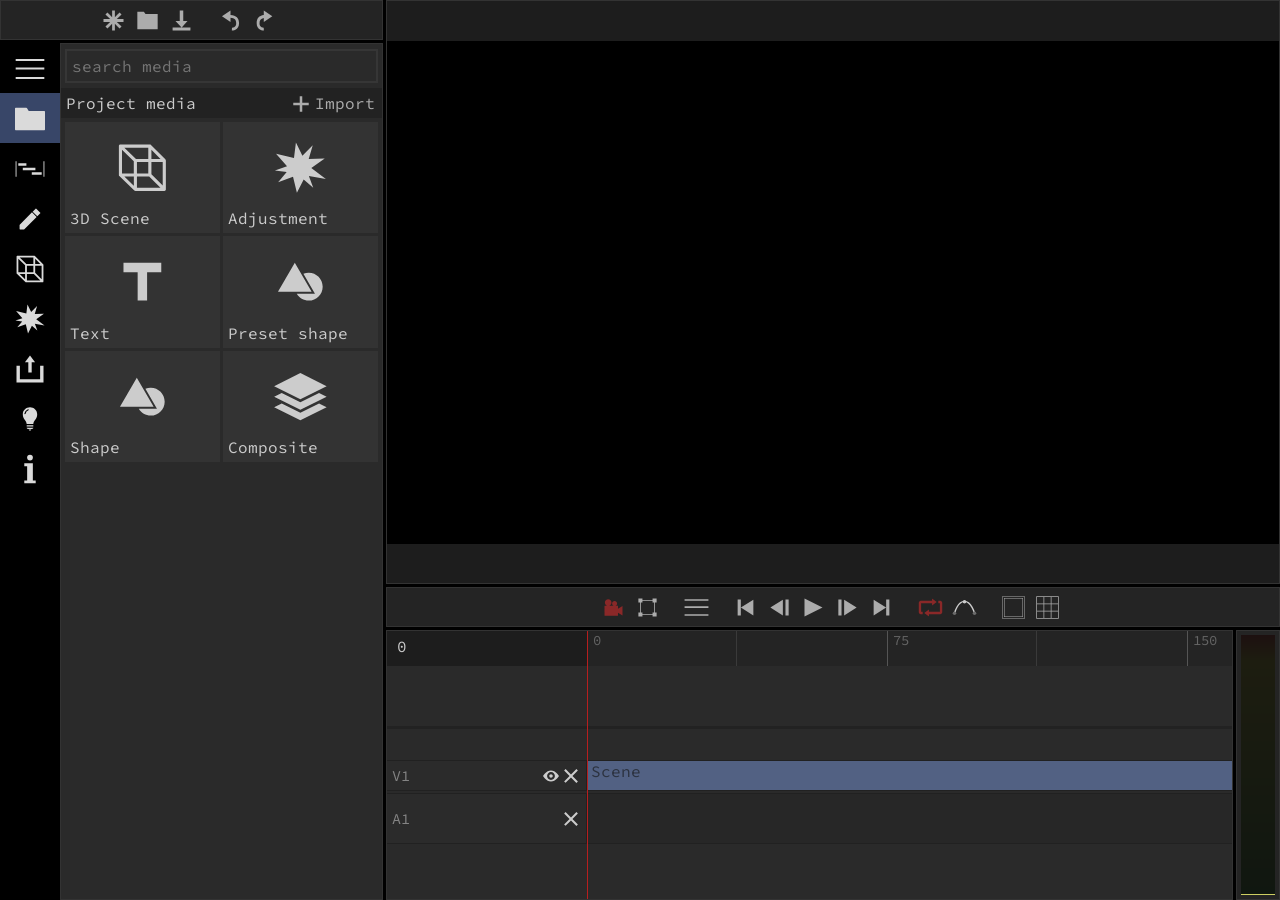
<file: index.html>
<!DOCTYPE html>
<html>

<head>
    <meta name="viewport" content="width=device-width, initial-scale=1">
    <meta charset="UTF-8">

    <script>
        // Phones get the touch editor (mobile.html). Add ?desktop to the URL
        // to stay on this layout anyway; tablets keep it by default.
        (function () {
            var q = location.search;
            var phone = window.matchMedia && matchMedia("(pointer: coarse)").matches && Math.min(screen.width, screen.height) < 600;
            if (phone && !/[?&]desktop(=|&|$)/.test(q)) location.replace("mobile.html" + q + location.hash);
        })();
    </script>

    <link rel="stylesheet" href="./pz.all-35.css" />
    <link rel="stylesheet" href="https://fonts.googleapis.com/css?family=Open+Sans|Source+Code+Pro">

    <script src="./three.r91.min.js"></script>

    <script>
        var PZ = {};

        PZ.stringHash = function (str) {
            var hash = 0;
            var chr;
            if (str.length === 0) return hash;
            for (var i = 0; i < str.length; i++) {
                chr = str.charCodeAt(i);
                hash = (hash << 5) - hash + chr;
                hash |= 0; // Convert to 32bit integer
            }
            return hash;
        };

        // PZ.apiOrigin = "https://api.panzoid.com";
        // PZ.blobOrigin = "https://blob.panzoid.com";
        PZ.apiOrigin = "";
        PZ.blobOrigin = "";

        PZ.account = {
            //currentUser: undefined,
            //csrf: undefined,
            updatePromise: null,
        };

        PZ.account.getCurrent = async function () { return null; };

        PZ.api = async function (url, op, body) {};

        PZ.ui = PZ.ui || {};
        PZ.ui.ads = {};

        PZ.ui.ads.init = async function () {};

        PZ.ui.ads.show = async function (unit, elementID) {};
    </script>
</head>

<body>
    <style>
        /* scrollbars */
        
        ::-webkit-scrollbar {
            width: 12px;
            height: 12px;
        }
        
        ::-webkit-scrollbar-button {
            display: none;
        }
        
        ::-webkit-scrollbar-track {
            background-color: #222;
        }
        
        ::-webkit-scrollbar-track-piece {
            background-color: #222;
        }
        
        ::-webkit-scrollbar-thumb {
            background-color: #555;
            /*border: 2px solid #222;*/
        }

        ::-webkit-scrollbar-corner {
            background-color: transparent;
        }
    </style>

    <div id="panecontainer">
        <div id="editorpane">
            <div id="controls"></div>
            <div id="elevator">
                <div id="elevatortabs"></div>
            </div>
        </div>

        <div id="previewpane">
            <canvas id="c_main"></canvas>
            <div id="previewtop">
                <div style="text-align: center;" id="Panzoid_tool_970x90_728x90_468x60_320x50_300x75"></div>
            </div>
            <div id="previewbottom"></div>
        </div>
    </div>

    <script src="./core-1.0.102.js"></script>
    <script src="./ui-1.0.72.js"></script>

    <script src="./agent.js"></script>

    <script src="./clipmaker-3.0.106.js"></script>

    <script>
      initTool();
    </script>
</body>

</html>
</file>
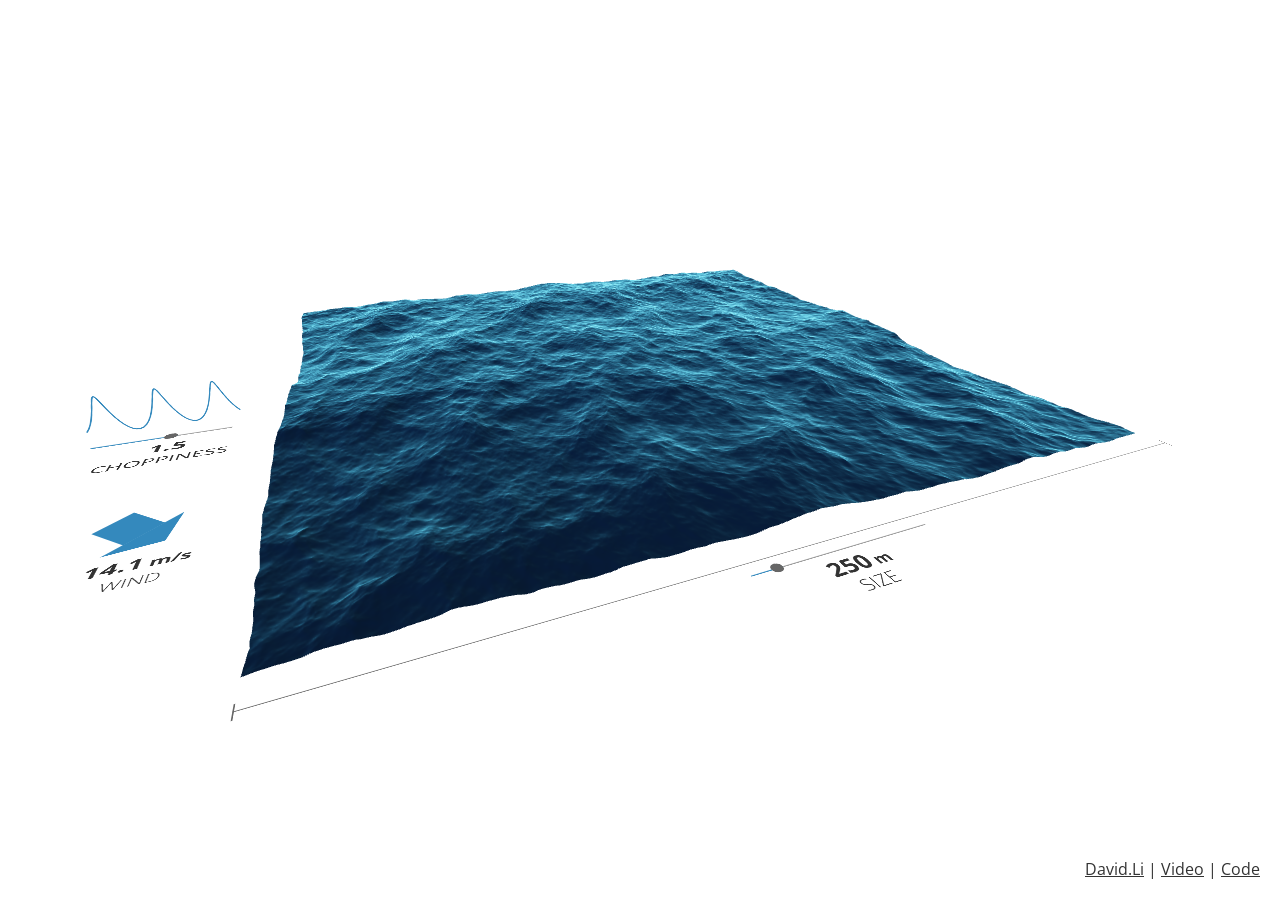
<file: NEWFEATURE IDEAS/new materials (custom shaders pretty much)/water waves/index.html>
<!DOCTYPE html>
<html>
    <head>
        <meta charset="utf-8">
        <title>Ocean Wave Simulation</title>

        <link href='http://fonts.googleapis.com/css?family=Open+Sans:400,300,600,700,800' rel='stylesheet' type='text/css'>
        <link href="waves.css" rel="stylesheet" type="text/css">
    </head>

    <body>
        <div id="overlay"></div>
        <div id="ui">
            <div id="camera">
                <canvas id="profile" width="350" height="105"></canvas>
                <div id="length"></div>
                <div id="end"></div>
                <div id="wind">
                    <span id="wind-speed"></span><span id="wind-unit"> m/s</span>
                    <div id="wind-label">WIND</div>
                </div>

                <div id="size">
                    <span id="size-value"></span><span id="size-unit"> m</span>
                </div>
                <div id="size-label">SIZE</div>
                <div id="choppiness"></div>
                <div id="choppiness-label">CHOPPINESS</div>
            </div>
        </div>
        <canvas id="simulator"></canvas>

        <div id="error">Your browser does not appear to support the required technologies. You can still view this on <a href="http://youtu.be/IrUehq6vJss">YouTube</a>.</div>

        <div id="footer"><a href="http://david.li">David.Li</a> | <a href="http://youtu.be/IrUehq6vJss">Video</a> | <a href="https://github.com/dli/waves">Code</a></div>

        <script src="shared.js"></script>
        <script src="simulation.js"></script>
        <script src="ui.js"></script>
        <script src="waves.js"></script>
    </body>
</html>
</file>
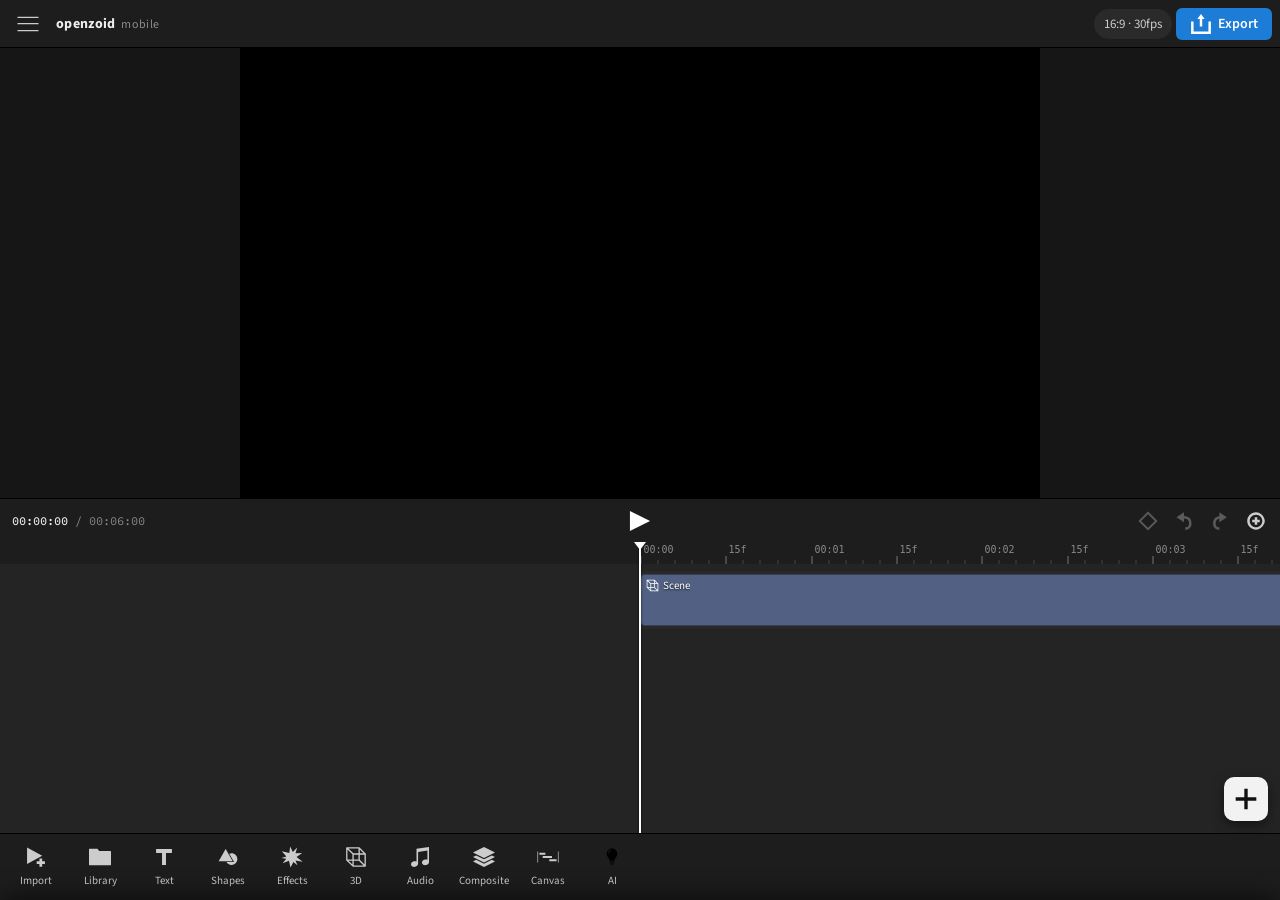
<file: mobile.html>
<!DOCTYPE html>
<html lang="en">

<head>
    <meta charset="UTF-8">
    <meta name="viewport" content="width=device-width, initial-scale=1, maximum-scale=1, user-scalable=no, viewport-fit=cover">
    <meta name="theme-color" content="#1d1d1d">
    <meta name="mobile-web-app-capable" content="yes">
    <meta name="apple-mobile-web-app-capable" content="yes">
    <meta name="apple-mobile-web-app-status-bar-style" content="black">
    <meta name="apple-mobile-web-app-title" content="openzoid">
    <title>openzoid mobile</title>

    <link rel="manifest" href="./mobile/manifest.webmanifest">
    <link rel="icon" href="./favicon.ico">
    <link rel="apple-touch-icon" href="./mobile/icon-192.png">

    <link rel="stylesheet" href="./pz.all-35.css" />
    <link rel="stylesheet" href="https://fonts.googleapis.com/css?family=Open+Sans|Source+Code+Pro|Source+Sans+Pro:400,600,700">
    <link rel="stylesheet" href="./mobile/mobile.css" />

    <script src="./three.r91.min.js"></script>

    <script>
        var PZ = {};

        PZ.stringHash = function (str) {
            var hash = 0;
            var chr;
            if (str.length === 0) return hash;
            for (var i = 0; i < str.length; i++) {
                chr = str.charCodeAt(i);
                hash = (hash << 5) - hash + chr;
                hash |= 0; // Convert to 32bit integer
            }
            return hash;
        };

        PZ.apiOrigin = "";
        PZ.blobOrigin = "";

        PZ.account = {
            updatePromise: null,
        };

        PZ.account.getCurrent = async function () { return null; };

        PZ.api = async function (url, op, body) {};

        PZ.ui = PZ.ui || {};
        PZ.ui.ads = {};

        PZ.ui.ads.init = async function () {};

        PZ.ui.ads.show = async function (unit, elementID) {};
    </script>
</head>

<body>
    <script src="./core-1.0.102.js"></script>
    <script src="./ui-1.0.72.js"></script>

    <!-- Optional: the AI assistant. The editor works without it. -->
    <script src="./agent.js"></script>

    <script src="./mobile/mobile.js"></script>

    <script>
        PZM.start();
    </script>
</body>

</html>
</file>
<file: pz.all-35.css>
:focus {
    outline-color: #1c7cd6
}

body {
    margin: 0;
    top: 0;
    position: absolute;
    left: 0;
    right: 0;
    bottom: 0;
    background-color: #fff;
    font-family: 'Source Sans Pro', sans-serif;
    outline-color: #1862ab
}

div.header {
    width: 100%;
    background-color: #000;
    height: 50px;
    position: fixed;
    z-index: 9999
}

div.header>div,
div.inner {
    margin: auto;
    width: 94%;
    max-width: 1200px;
    position: relative
}

div.header a {
    display: inline-block
}

.button {
    display: inline-block;
    padding: 0 7px;
    background-color: #1862ab;
    color: #e9ecef !important;
    text-decoration: none;
    transition: background-color .4s;
    line-height: 30px
}

.button:hover {
    background-color: #1c7cd6
}

.text_button {
    color: #1862ab;
    text-decoration: none;
    transition: color .3s;
    display: inline-block
}

.text_button:hover {
    color: #1c7cd6
}

#header-left>:hover,
#header-user:hover {
    background-color: #222 !important
}

#header-menu {
    width: 50px;
    height: 50px;
    background-color: transparent;
    border: 0;
    padding: 0
}

#header-menu>img {
    width: 50px;
    height: 50px
}

#header-logo,
#header-logo>img {
    width: 158px;
    height: 50px
}

#header-user {
    border: 0;
    padding: 0;
    background: 0
}

#header-menunav {
    display: flex;
    flex-direction: column;
    flex-wrap: wrap;
    width: 94%;
    max-width: 250px;
    position: absolute;
    top: 50px;
    z-index: 10000;
    box-shadow: 0 0 20px rgba(0, 0, 0, .6);
    outline-color: transparent;
    background-color: #000
}

#header-menunav>a,
#header-usernav>a {
    height: 40px;
    color: #ddd;
    position: relative;
    background-color: #444;
    transition: background-color .1s
}

#header-menunav>a>span,
#header-usernav>a>span {
    display: inline-block;
    position: relative;
    line-height: 40px;
    padding-left: 20px;
    vertical-align: middle;
    height: 100%;
    width: 100%;
    box-sizing: border-box;
    background-color: rgba(0, 0, 0, .6);
    transition: background-color .25s
}

#header-menunav>a:hover>span,
#header-usernav>a:hover>span {
    text-decoration: underline;
    background-color: rgba(0, 0, 0, .4)
}

#header-usernav {
    display: flex;
    flex-direction: column;
    flex-wrap: wrap;
    width: 94%;
    max-width: 250px;
    position: absolute;
    top: 50px;
    right: 0;
    z-index: 10000;
    box-shadow: 0 0 20px rgba(0, 0, 0, .6);
    outline-color: transparent;
    background-color: #000
}

.avatar {
    background-color: #ced4da;
    vertical-align: middle;
    text-align: center;
    color: #f1f3f5;
    display: inline-block;
    overflow: hidden;
    border-radius: 50%
}

.avatar img {
    width: 100%;
    height: 100%;
    transition: opacity .2s;
    opacity: 0
}

.moderator {
    fill: #444;
    width: 18px;
    height: 18px;
    vertical-align: middle;
    margin-left: 5px
}

.subscriber {
    width: 20px;
    height: 20px;
    vertical-align: middle;
    border-radius: 50%;
    margin-right: 5px;
    margin-left: 5px;
    transition: filter .2s
}

.subscriber:hover {
    filter: drop-shadow(0 0 2px #000)
}

#page_title {
    display: none
}

a {
    color: #1862ab;
    text-decoration: none;
    transition: color .3s
}

a:hover {
    color: #1c7cd6
}

button {
    padding: 0;
    border: 0;
    background: 0 0;
    font: inherit
}

div.container {
    width: 100%;
    min-height: 150px;
    margin-bottom: 20px;
    position: absolute;
    top: 50px
}

div.footer {
    text-align: center;
    padding-top: 30px;
    height: 70px;
    color: #333
}

div.footer a {
    color: #333;
    padding: 3px;
    margin-right: 2px;
    text-decoration: none
}

div.footer a:hover {
    text-decoration: underline
}

div.columns {
    display: flex;
    justify-content: space-around;
    padding: 10px 0;
    flex-wrap: wrap
}

div.maincolumns {
    display: flex;
    justify-content: center;
    width: 90%;
    max-width: 1600px !important
}

div.flex-responsive {
    flex-direction: row
}

div.loading {
    width: 50px;
    height: 50px;
    margin: auto
}

div.loading>svg {
    animation: .6s linear infinite spin;
    width: 50px;
    height: 50px
}

@keyframes spin {
    0% {
        transform: rotate(0)
    }

    100% {
        transform: rotate(360deg)
    }
}

div.content-item {
    margin-top: 10px;
    padding: 10px;
    background-color: #f5f5f5;
    border: 3px solid #dadada;
    color: #1a1a1a
}

div.content-item img {
    float: left;
    margin-right: 10px;
    width: 300px;
    height: 169px;
    border: none
}

div.content-item a {
    font-size: 20px;
    color: #1b1b1b;
    text-decoration: none;
    font-weight: 700
}

div.content-item a:hover {
    text-decoration: underline
}

a.homeheading {
    font-size: 18px;
    margin: 15px 0;
    color: #212529;
    text-decoration: none;
    display: inline-block;
    font-weight: 700
}

a.homeheading:hover {
    text-decoration: underline
}

div.toolbar {
    width: 100%;
    background-color: #272727
}

div.toolbar>div {
    display: flex;
    justify-content: space-around;
    width: 100%;
    max-width: 1200px;
    margin: auto
}

a.tooltile {
    background-size: cover;
    background-position: center;
    display: inline-block;
    color: #dee2e6;
    height: 175px;
    width: 33.33%;
    font-size: 23px;
    box-sizing: border-box;
    padding: 10px;
    position: relative;
    text-decoration: none;
    text-shadow: #000 0 0 5px
}

@keyframes fadeIn {
    0% {
        opacity: 0
    }

    100% {
        opacity: 1
    }
}

a.tooltile>i {
    background-size: cover;
    background-position: center;
    width: 100%;
    height: 100%;
    display: block;
    position: absolute;
    left: 0;
    top: 0;
    animation: .5s fadeIn
}

a.tooltile>div {
    position: absolute;
    top: 0;
    right: 0;
    bottom: 0;
    left: 0;
    background: #1c1e20;
    opacity: 0;
    transition: opacity .2s
}

a.tooltile:hover>div {
    opacity: .3
}

a.tooltile>.tooldesc {
    font-size: 16px;
    display: none
}

a.tooltile:hover span {
    display: block
}

a.tooltile>span {
    display: block;
    position: relative;
    pointer-events: none
}

div.content-right {
    width: 500px;
    margin-top: 15px
}

div.content-left {
    flex-direction: column;
    width: 685px;
    margin-top: 15px
}

div.form {
    max-width: 600px
}

div.form span {
    width: 175px;
    display: inline-block
}

div.form input,
div.form select,
div.form textarea {
    border: 1px solid #ccc;
    width: 300px;
    padding: 5px;
    vertical-align: middle;
    margin-bottom: 3px
}

.templateheader {
    margin: 20px 0;
    display: flex;
    justify-content: space-between
}

.templateheader a {
    font-size: 32px;
    color: #000;
    text-decoration: none;
    font-weight: 700
}

.templateheader a:hover {
    text-decoration: underline
}

.templateheader input {
    padding: 5px;
    font-size: 18px;
    font-family: inherit;
    width: 250px;
    background-color: #f8f9fa;
    color: #495057;
    border: 2px solid #ced4da;
    border-radius: 3px;
    transition: border .4s
}

.templateheader input:active {
    border: 2px solid #adb5bd
}

.creation {
    display: block;
    position: relative
}

.creation:after {
    content: '';
    display: block;
    width: 100%;
    padding-bottom: 56.25%;
    background-color: #ced4da
}

.creation img {
    position: absolute;
    width: 100%;
    height: 100%;
    background-color: #ced4da;
    display: block;
    margin-bottom: 3px;
    transition: opacity .2s;
    opacity: 0
}

div.creations {
    display: flex;
    flex-wrap: wrap;
    justify-content: center
}

div.creationItem {
    margin: 0 3px 20px;
    width: 330px;
    word-break: break-word;
    min-width: 250px;
    max-width: 330px;
    flex-basis: 32%;
    flex-grow: 1
}

a.creationTitle {
    color: #000;
    font-size: 20px;
    margin-bottom: 3px;
    display: block
}

a.creationUser {
    font-size: 16px;
    color: #333
}

div.creations a:hover {
    color: #1c7cd6
}

.more {
    margin: 10px auto auto;
    display: block;
    text-decoration: none;
    color: #1862ab !important;
    padding: 8px 0;
    width: 200px;
    text-align: center;
    font-weight: 700
}

.more:hover {
    text-decoration: underline
}

div.paginator {
    margin-top: 15px;
    font-size: 20px;
    text-align: center;
    color: #495057
}

div.paginator a {
    padding: 5px;
    text-decoration: none;
    display: inline-block;
    margin-bottom: 5px;
    color: #495057;
    background-color: #e9ecef;
    border: 2px solid #ced4da;
    border-radius: 3px;
    transition: border .4s
}

div.paginator a:hover {
    text-decoration: underline;
    border: 2px solid #adb5bd
}

@media (max-width:600px) {
    a.tooltile {
        width: 100%
    }

    div.flex-responsive {
        flex-direction: column;
        justify-content: center
    }

    div.maincolumns {
        flex-direction: column-reverse
    }
}

#editor {
    position: fixed;
    bottom: 0;
    left: 0;
    right: 0;
    transform: translateY(100%);
    overflow: hidden;
    transition: transform .4s;
    height: 40%;
    max-height: 400px;
    max-width: 1200px;
    margin: auto;
    background-color: #dee2e6;
    box-shadow: 0 0 25px 0 #aaa;
    border-top: 8px solid #1862ab;
    padding: 5px;
    box-sizing: border-box
}

#editor.visible {
    transform: translateY(0)
}

#editor_newtopic {
    line-height: 30px;
    display: block
}

#editor_title {
    padding: 4px;
    border: 1px solid #ced4da;
    margin: 0 5px 0 0;
    vertical-align: top;
    box-sizing: border-box;
    width: 50%;
    font-size: 16px;
    font-family: inherit
}

#editor_content {
    width: 100%;
    font-size: 16px;
    font-family: inherit;
    padding: 10px;
    box-sizing: border-box;
    border: 1px solid #ced4da;
    resize: none;
    position: absolute;
    top: 40px;
    bottom: 75px;
    outline: 0
}

#editor_content:focus {
    border-color: #1862ab
}

#editor_message {
    line-height: 30px;
    position: absolute;
    bottom: 45px;
    display: none;
    color: #c92a2a
}

hr {
    border: 0;
    border-bottom: 1px solid #eee
}

.controls {
    line-height: 40px;
    display: flex;
    justify-content: space-between;
    margin: 15px 0
}

.sections {
    display: inline-block
}

.sections a {
    display: inline-block;
    padding: 0 6px;
    color: #000;
    text-decoration: none;
    transition: background-color .25s;
    margin-right: 5px;
    text-transform: capitalize
}

.sections a>input {
    background-color: transparent;
    border: 0;
    outline: 0;
    font-family: inherit;
    font-size: 15px;
    width: 0;
    transition: width .25s;
    margin: 0
}

.sections a.active {
    background-color: #f1f3f5
}

.sections a:hover {
    border-bottom: 3px solid #444
}

.sections a.selected {
    border-bottom: 3px solid #1862ab;
    font-weight: 700
}

.sections a.selected>input {
    width: 200px;
    margin-left: 6px
}

.sections svg {
    width: 16px;
    fill: #333;
    height: 16px;
    vertical-align: middle
}

.catlist {
    list-style: none;
    position: fixed;
    background-color: #f1f3f5;
    border: 1px solid #cfd5db;
    margin: 0;
    padding: 0
}

.catlist li {
    padding: 5px;
    cursor: default;
    line-height: 20px
}

.catlist li.active {
    background-color: #ced4da
}

.actiondd {
    list-style: none;
    position: fixed;
    background-color: #f1f3f5;
    border: 1px solid #cfd5db;
    margin: 0;
    padding: 0;
    max-width: 400px;
    box-shadow: 0 0 5px #868e96
}

.actiondd li {
    padding: 5px;
    cursor: default;
    line-height: 20px
}

.actiondd li.active {
    background-color: #ced4da
}

span.category {
    display: inline-block;
    width: 10px;
    height: 10px;
    margin-right: 3px;
    vertical-align: inherit
}

button.cat {
    background-color: #f1f3f5;
    border: 1px solid #ced4da;
    padding: 0 10px;
    display: inline-block;
    color: #343a40;
    text-decoration: none;
    margin-right: 5px
}

#discussion_title {
    padding: 10px 0;
    border-bottom: 1px solid #eee;
    max-width: 1200px;
    margin: auto;
    position: sticky;
    top: 50px;
    background-color: rgba(255, 255, 255, .9)
}

div.post {
    display: flex;
    flex-direction: row;
    padding: 10px 0;
    border-bottom: 1px solid #eee;
    font-size: 17px
}

div.post:hover button>svg {
    fill: #444
}

div.post:focus-within button>svg {
    fill: #444
}

div.firstpost {
    border-top: 1px solid #ddd
}

div.post_avatar {
    margin-right: 15px
}

div.post_info {
    margin-bottom: 5px;
    display: flex;
    flex-direction: row;
    justify-content: space-between;
    color: #000
}

div.post_info span {
    color: #666
}

div.post_message {
    margin-bottom: 10px;
    font-family: 'Source Sans Pro', sans-serif;
    word-wrap: break-word
}

div.post_message pre {
    overflow: auto
}

div.post_message p {
    margin: 5px 0
}

div.post_message img {
    max-width: 100%
}

div.post_likes {
    text-align: right;
    line-height: 40px
}

div.post_controls {
    height: 30px;
    display: flex;
    justify-content: flex-end
}

div.post_controls button {
    padding: 7px;
    display: inline-block;
    cursor: default;
    font-size: 16px;
    color: #444;
    margin-left: 5px;
    line-height: 16px
}

div.post_controls button:first-child {
    margin-left: 0
}

div.post_controls button.liked>svg {
    fill: #d6336c
}

div.post_controls button:hover {
    background-color: #eee
}

div.post_controls svg {
    height: 16px;
    width: 16px;
    fill: #eee;
    transition: fill .4s
}

div.post_controls span {
    vertical-align: top;
    margin-left: 8px
}

div.emptymessage {
    line-height: 50px;
    color: #495057
}

div.creation_controls svg {
    fill: #444
}

.noselect {
    -webkit-user-select: none;
    -khtml-user-select: none;
    -moz-user-select: none;
    -ms-user-select: none;
    user-select: none
}

.editorwindow {
    position: absolute;
    top: 0;
    bottom: 0;
    left: 0;
    right: 0;
    overflow: hidden;
    background-color: #000;
    font-family: 'Source Code Pro', monospace;
    padding: 1px
}

.editorpanel {
    overflow: hidden;
    border: 1px solid #333;
    box-sizing: border-box;
    position: absolute;
    outline: 0;
    background-color: #2a2a2a
}

.editorpanel:focus {
    border-color: #384668
}

.editorpanel:focus-within {
    border-color: #384668
}

.keyselected {
    border-right: 50px solid rgba(0, 0, 0, .55) !important;
    box-sizing: border-box
}

.templateitem {
    display: block;
    margin: 20px auto auto;
    border: 2px solid #212121;
    cursor: pointer
}

.iconactive {
    fill: #a92424 !important
}

.media-title {
    width: 100%;
    padding: 5px;
    background-color: #222;
    color: #ccc;
    font-size: 16px;
    cursor: default;
    box-sizing: border-box
}

.media-list {
    padding: 4px;
    box-sizing: border-box;
    display: grid;
    grid-gap: 3px;
    overflow-y: auto;
    min-height: 100px;
    outline: 0
}

.media-item {
    padding: 5px;
    background-color: #333
}

.media-item.selected {
    background-color: #384668
}

.media-item-img {
    padding-bottom: 56.25%;
    height: 0;
    position: relative
}

.media-item-img>svg {
    fill: #ccc;
    box-sizing: border-box;
    width: 100%;
    height: 100%;
    padding: 10%;
    position: absolute
}

.media-item-img>img {
    width: 100%;
    height: 100%;
    position: absolute;
    object-fit: contain
}

.media-item-title {
    color: #ccc !important;
    width: 100%;
    overflow: hidden;
    white-space: nowrap;
    text-overflow: ellipsis
}

.elevator {
    position: absolute;
    top: 0;
    left: 0;
    bottom: 0;
    width: 60px;
    background-color: #000;
    transition: width 50ms;
    z-index: 2
}

.elevator.open {
    width: 300px;
    box-shadow: 5px 0 10px rgba(0, 0, 0, .5);
    transition: width .2s
}

.elevator a,
.elevator button {
    color: #dadada;
    width: 100%;
    display: block;
    font-size: 22px;
    cursor: default;
    overflow-x: hidden;
    white-space: nowrap;
    height: 50px;
    border: 2px solid transparent;
    box-sizing: border-box;
    outline: 0;
    text-align: left
}

.elevator a:hover,
.elevator button:hover {
    background-color: #222
}

.elevator a:focus {
    border-color: #717171
}

.elevator button:focus {
    border-color: #384668
}

.elevator a.nocontext {
    color: #303030
}

.elevator a.nocontext>svg {
    fill: #303030
}

.elevator a.selected {
    background-color: #384668
}

.elevator svg {
    margin-right: 30px;
    width: 30px;
    height: 30px;
    fill: #dadada;
    position: relative;
    left: 13px;
    top: 9px;
    display: inline-block;
    pointer-events: none
}

.elevator span {
    vertical-align: middle
}

.elevatortabs {
    position: absolute;
    bottom: 0;
    top: 50px;
    width: 100%;
    overflow: hidden
}

.elevatorcontrols {
    position: absolute;
    left: 60px;
    top: 0;
    bottom: 0;
    right: 0;
    background-color: #000;
    overflow-y: auto
}

input.rename {
    font: inherit;
    padding: 0;
    width: 100%;
    color: #ccc
}

.columnadjust {
    position: absolute;
    top: 0;
    height: 100%;
    width: 5px;
    cursor: ew-resize
}

button.collapse {
    color: #9a9a9a;
    display: inline-block;
    font-size: 12px;
    width: 20px;
    transition: transform 50ms linear;
    box-sizing: border-box;
    outline: 0;
    border: 0
}

button.collapse:hover {
    color: #ccc
}

button.collapse.collapsed {
    transform: rotate(-90deg)
}

ul.tree {
    padding-left: 0;
    margin: 0;
    color: #ccc;
    display: grid;
    min-width: 100%
}

ul.tree ul {
    list-style-type: none;
    padding-left: 0;
    display: contents;
    width: 100%
}

ul.tree li {
    padding: 3px 0;
    cursor: default;
    border-bottom: 1px solid #242424;
    display: grid;
    white-space: nowrap;
    box-sizing: border-box;
    grid-column-gap: 5px
}

ul.tree li>div {
    box-sizing: border-box;
    white-space: nowrap;
    width: 100%
}

ul.tree li>div:nth-child(1) {
    overflow: hidden;
    text-overflow: ellipsis
}

ul.tree li>div:nth-child(2) {
    padding: 0 5px
}

.actions {
    line-height: 0
}

.actionbutton {
    border: 2px solid transparent;
    height: 17px;
    width: 17px;
    display: inline-block;
    outline: 0;
    box-sizing: content-box;
    vertical-align: middle
}

.actionbutton:focus {
    border-color: #384668
}

ul.tree li.selected {
    background-color: #384668
}

ul.tree li.toplevel {
    background-color: #222
}

.proprow {
    color: #ccc;
    border-bottom: 1px solid #242424;
    padding: 5px;
    display: grid;
    grid-template-columns: minmax(0, auto) min-content
}

.proprow a {
    color: #7e8fb9
}

.proprow.spacer {
    background-color: #222
}

.proprow.proptitle {
    background-color: #222;
    display: block;
    line-height: 30px;
    padding: 5px 0
}

.proprow.proptitle span {
    vertical-align: middle;
    margin-left: 9px
}

.proprow.propbutton {
    width: 100%;
    display: inline-block;
    text-align: center;
    cursor: default;
    box-sizing: border-box;
    color: #cbcbcb;
    background-color: #434343;
    outline: 0;
    border: 2px solid transparent;
    font-family: inherit;
    padding: 5px 7px
}

.proprow.propbutton:active {
    background-color: #444
}

.proprow.propbutton:focus {
    border-color: #384668
}

.proprow.propbutton:hover {
    border: 2px solid #545454
}

.editbox {
    line-height: normal
}

.backbutton {
    padding: 0 5px;
    margin-left: 5px;
    background-color: #474747;
    outline: 0;
    border: 2px solid transparent;
    height: 30px;
    width: 50px;
    vertical-align: middle
}

.backbutton>svg {
    fill: #ccc;
    width: 26px;
    height: 26px
}

.backbutton:active {
    background-color: #444
}

.backbutton:focus {
    border: 2px solid #384668
}

.backbutton:hover {
    border: 2px solid #545454
}

#panecontainer {
    position: absolute;
    left: 0;
    right: 0;
    top: 0;
    bottom: 0;
}

#editorpane {
    position: absolute;
    left: 0;
    right: 0;
    top: 0;
    bottom: 0;
}

#previewpane {
    position: absolute;
    left: 0;
    right: 0;
    top: 0;
    bottom: 0;
    background-color: #1d1d1d;
    overflow: hidden
}

#previewtop {
    height: 90px;
    background-color: #2a2a2a;
    top: 0;
    right: 0;
    left: 0;
    position: absolute;
    overflow: hidden;
    border-bottom: 3px solid #111
}

#previewbottom {
    height: 90px;
    background-color: #2a2a2a;
    bottom: 0;
    right: 0;
    left: 0;
    position: absolute;
    border-top: 3px solid #111
}

.pzinput {
    padding: 2px;
    border: 1px solid transparent;
    color: #7e8fb9;
    cursor: move
}

.pzinput.readOnly {
    color: #999;
    cursor: default;
    pointer-events: none
}

.pzinput.edit {
    border-color: #1b1b1b;
    background-color: #202020;
    cursor: auto
}

.pz-inputbox {
    border: 1px solid #1b1b1b;
    background-color: #202020;
    font-family: inherit;
    color: #7e8fb9;
    border-radius: 0;
    box-sizing: border-box
}

.pz-inputbox[disabled] {
    color: #999;
    background-color: transparent;
    border: none;
    -webkit-appearance: none;
    -moz-appearance: none
}

.pz-inputbox:focus,
.pzinput:focus {
    outline: 0;
    border-color: #384668
}

.pz-tweens {
    border: 1px solid #1b1b1b;
    background-color: #202020;
    vertical-align: middle;
    padding: 1px 4px;
    display: inline-block;
    height: 27px;
    margin-right: 5px;
    box-sizing: border-box;
    outline: 0
}

.pz-tweens span {
    font-size: 11px;
    vertical-align: top;
    margin-top: 5px;
    display: inline-block;
    margin-left: 3px;
    filter: invert(41%) sepia(13%) saturate(861%) hue-rotate(185deg) brightness(93%) contrast(92%)
}

.pz-tweens:focus {
    border-color: #384668
}

.pz-dropdown {
    position: absolute;
    padding: 0;
    margin: 0;
    max-height: 300px;
    width: 250px;
    overflow-y: auto;
    top: 400px;
    left: 297px;
    list-style: none;
    color: #ccc;
    outline: 0;
    border: 1px solid #384668;
    background-color: #202020
}

.pz-dropdown svg {
    width: 35px;
    height: 23px;
    pointer-events: none;
    vertical-align: middle;
    margin-right: 5px
}

.pz-dropdown span {
    vertical-align: middle;
    filter: invert(41%) sepia(13%) saturate(861%) hue-rotate(185deg) brightness(93%) contrast(92%)
}

.pz-dropdown li {
    padding: 3px 5px;
    cursor: pointer
}

.pz-dropdown li.pz-active {
    background-color: #2c2c2c
}

.pz-textarea {
    border: 1px solid #ddd;
    background-color: #ccc;
    padding: 5px;
    box-sizing: border-box;
    width: 100%;
    display: block;
    margin: 5px 0;
    resize: none;
    outline: 0
}

.pz-textarea:focus {
    border-color: #384668
}

.pz-filterbox {
    padding: 5px;
    margin: 1px 0;
    box-sizing: border-box;
    width: 100%;
    background-color: #2a2a2a;
    border: 2px solid #363636;
    font-family: inherit;
    color: #ccc;
    outline: 0;
    font-size: 16px
}

.pz-filterbox:focus {
    border-color: #384668
}

.pz-progress {
    height: 30px;
    background: #222;
    margin: 4px 0;
    overflow: hidden;
    flex-grow: 1
}

.pz-progress span {
    display: block;
    height: 100%;
    background-color: #384668;
    box-shadow: inset 0 2px 9px rgba(255, 255, 255, .1), inset 0 -2px 6px rgba(0, 0, 0, .2);
    position: relative;
    overflow: hidden;
    transition: width 1s linear
}

button.pz-option {
    padding: 7px;
    color: #ccc;
    cursor: default;
    border: 1px solid transparent;
    border-bottom: 1px solid #242424;
    display: flex;
    text-align: left;
    width: 100%;
    outline: 0
}

button.pz-option span {
    color: #969696;
    display: block;
    margin-top: 5px;
    font-size: 14px
}

button.pz-option:hover {
    background-color: #2f2f2f
}

button.pz-option:focus {
    border-color: #384668
}

.pz-options {
    margin: 0;
    padding: 0;
    list-style-type: none;
    display: block
}

.pz-options li {
    display: block;
    padding: 5px;
    color: #ccc;
    cursor: default;
    border: 1px solid transparent;
    border-bottom: 1px solid #242424
}

.pz-options li.active {
    background-color: #3f3f3f !important;
    border: 1px solid #676767
}

.pz-options li:hover {
    background-color: #2f2f2f
}

.pz-options>li span {
    color: #969696;
    display: block;
    margin-top: 5px;
    font-size: 14px
}

.pz-options>span {
    display: block;
    right: 0;
    left: 0;
    padding: 4px 5px;
    background-color: #222;
    color: #6d6d6d;
    font-size: 15px;
    cursor: default;
    border-bottom: 1px solid #1d1d1d
}

.pz-listbox {
    list-style-type: none;
    margin: 0;
    color: #bbb;
    background-color: #1d1d1d;
    padding: 0;
    width: 100%;
    height: 250px;
    overflow-y: auto
}

.pz-listbox ul {
    list-style-type: none;
    padding-left: 0;
    border-left: 8px solid #232323
}

.pz-listbox li {
    padding: 4px;
    cursor: default;
    border: 2px solid transparent;
    display: block;
    height: 20px
}

.pz-listbox li:hover {
    background-color: #2a2a2a
}

.pz-listbox li>a {
    float: right;
    display: inline-block;
    vertical-align: middle;
    margin-left: 7px;
    margin-top: 2px;
    cursor: pointer;
    visibility: hidden
}

.pz-listbox li>span {
    display: inline-block
}

.pz-listbox li:hover>a {
    visibility: visible
}

a.rotated {
    transform: rotate(-90deg)
}

.pz-listitem-selected {
    background-color: #384668 !important;
    color: #e4e4e4
}

.pz-listitem-selected>a {
    visibility: visible !important
}

.pz-listitem-edit {
    background-color: #ccc !important;
    border: 1px solid #868686 !important
}

.pz-listitem-edit>input {
    background: 0 0;
    color: #000;
    font-family: inherit;
    border: 0;
    font-size: 16px;
    width: 100%;
    outline: 0
}

.pz-listitem-edit>a {
    display: none !important
}

.empty {
    pointer-events: none;
    color: #666;
    text-align: center;
    cursor: default;
    display: flex;
    justify-content: center;
    flex-direction: column;
    height: 100%;
    width: 100%
}

.toolbarpanel button {
    display: inline-block;
    margin-right: 5px;
    background: 0 0;
    border: 2px solid transparent;
    outline: 0;
    height: 29px;
    padding: 0
}

.toolbarpanel>button:focus {
    border-color: #384668
}

.timelabel {
    box-sizing: border-box;
    color: #656565;
    font-size: 14px;
    position: absolute;
    pointer-events: none;
    height: 100%;
    padding-left: 5px;
    border-left: 1px solid #555;
    border-right: 1px solid #3a3a3a
}

#keyframescroll {
    position: absolute;
    top: 35px;
    right: 0;
    left: 200px;
    overflow: hidden
}

#keyframecontainer {
    position: absolute;
    top: 0;
    bottom: 0;
    overflow: hidden;
    background: linear-gradient(#3d3d3d 25px, #2d2d2d 26px) 0 0/1px 50px !important;
    transform-origin: left
}

#trackcontainer {
    transform-origin: left
}

#trackcontainer>div {
    height: 50px;
    background-image: linear-gradient(#2b2b2b, #252525 50px);
    background-size: 1px 50px;
    background-repeat: repeat-x
}

#trackcontainer>div>div {
    position: absolute;
    height: 50px;
    background: linear-gradient(90deg, #5a5a5a, #4e4e4e 50%);
    box-sizing: border-box
}

.clipselected {
    background: #273465 !important
}

.clipproxy {
    position: absolute;
    height: 50px;
    border: 2px dashed #000;
    background: 0 0;
    box-sizing: border-box;
    z-index: 9999
}

#tracklabels {
    position: absolute;
    left: 0;
    top: 35px;
    width: 200px;
    overflow: hidden
}

#tracklabels>div {
    background-color: #333;
    height: 50px;
    color: #bdbdbd;
    box-sizing: border-box;
    padding: 5px;
    cursor: default;
    border: 1px solid transparent
}

#timebar {
    position: absolute;
    left: 200px;
    top: 0;
    height: 35px;
    overflow: hidden;
    background-image: linear-gradient(90deg, #555 0, #222 1px);
    background-size: 30px
}

.keyframe {
    width: 12px;
    height: 12px;
    margin-left: -6px;
    cursor: move;
    position: absolute;
    box-sizing: border-box;
    transform: rotate(45deg);
    margin-top: 4px
}

.keyframe.selected {
    background-color: #292929 !important
}

.clip {
    height: 100%;
    background-color: #526183;
    border: 1px solid #232323;
    box-sizing: border-box;
    position: absolute;
    cursor: default;
    overflow: hidden;
    border-left-color: #838383;
    border-top: 0;
    border-bottom: 0
}

.clip.selected {
    background-color: #7f94c7
}

.clip>.handle {
    position: absolute;
    top: 0;
    height: 100%;
    cursor: ew-resize;
    border: 0 #982b2b;
    box-sizing: border-box
}

.clip>.handle.selected {
    border-style: solid
}
@media (max-width: 768px) {
    /* More comprehensive mobile layout */
    body {
        overflow: hidden;
    }

    #panecontainer {
        display: flex !important;
        flex-direction: column !important;
        height: 100vh !important;
    }

    #previewpane {
        position: relative !important;
        width: 100% !important;
        height: 40% !important;
        flex: 0 0 40% !important;
    }

    #editorpane {
        position: relative !important;
        width: 100% !important;
        height: 60% !important;
        flex: 0 0 60% !important;
        display: block !important;
    }

    .editorwindow {
        position: relative !important;
        height: 100% !important;
    }

    .editorpanel {
        /* Override Panzoid inline styles for panels inside editorpane */
        position: absolute !important;
        left: 0 !important;
        right: 0 !important;
        width: 100% !important;
    }

    /* Move Elevator to bottom */
    .elevator {
        position: absolute !important;
        width: 100% !important;
        height: 100% !important;
        top: 0 !important;
        bottom: 0 !important;
        display: flex !important;
        flex-direction: column !important;
        z-index: 100;
    }

    .elevator.open {
        height: 100% !important;
        max-height: 100% !important;
        box-shadow: none !important;
    }

    .elevator > button {
        display: none !important;
    }

    .elevatortabs {
        position: relative !important;
        width: 100%;
        height: 50px !important;
        display: flex;
        flex-direction: row;
        overflow-x: auto;
        overflow-y: hidden;
        flex-shrink: 0;
        box-shadow: 0 -2px 10px rgba(0,0,0,0.5);
        top: auto !important;
        bottom: auto !important;
        z-index: 10;
    }

    .elevatortabs > a {
        display: inline-block;
        width: auto !important;
        padding: 0 15px;
    }

    .elevatortabs > a > span {
        display: none;
    }

    .elevatorcontrols {
        position: relative !important;
        left: 0 !important;
        right: 0 !important;
        bottom: 0 !important;
        top: 0 !important;
        height: auto !important;
        flex-grow: 1;
        overflow-y: auto;
    }

    /* Make things more touch-friendly */
    button, .actionbutton, .pz-option, .proprow.propbutton, .backbutton {
        min-height: 44px;
        min-width: 44px;
        margin: 2px;
    }

    .actionbutton {
        width: 32px;
        height: 32px;
        padding: 6px;
        box-sizing: border-box;
    }

    .actionbutton > svg {
        width: 100% !important;
        height: 100% !important;
    }

    ul.tree li {
        padding: 8px 0;
        min-height: 44px;
        align-items: center;
    }

    .proprow {
        min-height: 44px;
        align-items: center;
    }

    .pz-inputbox, .pz-filterbox {
        min-height: 44px;
        font-size: 16px;
    }

    .keyframe {
        width: 20px;
        height: 20px;
        margin-left: -10px;
        margin-top: 0px;
    }

    .clip > .handle {
        width: 20px !important;
    }
}
@media (max-width: 768px) {
    /* Alight Motion Style Mobile Layout using CSS Flexbox */
    body, html {
        overflow: hidden !important;
        background-color: #000000 !important;
        height: 100vh !important;
        width: 100vw !important;
        margin: 0;
        padding: 0;
        font-family: sans-serif;
    }

    #panecontainer {
        display: flex !important;
        flex-direction: column !important;
        height: 100% !important;
        width: 100% !important;
        background-color: #000 !important;
    }

    /* Order rearrangement: 1: Preview, 2: Editor */
    #previewpane {
        order: 1 !important;
        position: relative !important;
        width: 100% !important;
        height: 40% !important;
        flex: 0 0 40% !important;
        background-color: #1d1d1d !important;
        border-bottom: 3px solid #111 !important;
        display: flex !important;
        flex-direction: column !important;
        z-index: 10 !important;
    }

    #previewtop, #previewbottom {
        display: none !important;
    }

    #c_main {
        flex: 1 !important;
        width: 100% !important;
        height: 100% !important;
        object-fit: contain;
    }

    /* Editor Pane */
    #editorpane {
        order: 2 !important;
        position: relative !important;
        width: 100% !important;
        flex: 1 1 auto !important;
        height: auto !important;
        display: flex !important;
        flex-direction: column !important;
        background-color: #2a2a2a !important;
        overflow: hidden !important;
        z-index: 5 !important;
    }

    /* Editor Window Heights */
    .editorwindow {
        position: absolute !important;
        left: 0 !important;
        right: 0 !important;
        top: 0 !important;
        bottom: 55px !important;
        height: auto !important;
        width: 100% !important;
        background-color: transparent !important;
        border: none !important;
    }

    .editorpanel {
        position: absolute !important;
        width: 100% !important;
        height: 100% !important;
        left: 0 !important;
        top: 0 !important;
    }

    .controls {
        background-color: #2a2a2a !important;
        margin: 0 !important;
        padding: 5px 10px !important;
        display: flex !important;
        justify-content: space-between !important;
        align-items: center !important;
        border-bottom: 1px solid #111 !important;
        height: 44px !important;
        box-sizing: border-box !important;
    }

    /* Elevator Tabs */
    #elevator {
        position: absolute !important;
        width: 100% !important;
        height: 55px !important;
        z-index: 100 !important;
        background-color: #000 !important;
        box-shadow: 0 -2px 10px rgba(0,0,0,0.5) !important;
        display: flex !important;
        padding-bottom: env(safe-area-inset-bottom, 0px) !important;
        top: auto !important;
        bottom: 0 !important;
    }

    .elevator.open {
        height: 55px !important;
        max-height: 55px !important;
        box-shadow: none !important;
    }
    .elevator > button {
        display: none !important;
    }

    .elevatortabs {
        position: relative !important;
        width: 100% !important;
        height: 100% !important;
        display: flex !important;
        flex-direction: row !important;
        justify-content: flex-start !important;
        align-items: center !important;
        overflow-x: auto !important;
        overflow-y: hidden !important;
        white-space: nowrap !important;
        background-color: transparent !important;
        bottom: 0 !important;
    }

    .elevatortabs::-webkit-scrollbar {
        display: none !important;
    }

    .elevatortabs > a {
        display: flex !important;
        flex-direction: column !important;
        justify-content: center !important;
        align-items: center !important;
        flex: 0 0 auto !important;
        min-width: 70px !important;
        height: 100% !important;
        padding: 0 12px !important;
        box-sizing: border-box !important;
        border-top: 3px solid transparent !important;
        border-bottom: none !important;
        color: #888 !important;
        text-decoration: none !important;
        cursor: pointer !important;
    }

    .elevatortabs > a:active {
        background-color: #111 !important;
    }

    .elevatortabs > a.active {
        background-color: #2a2a2a !important;
        color: #dadada !important;
        border-top: 3px solid #1862ab !important;
    }

    .elevatortabs > a svg {
        width: 20px !important;
        height: 20px !important;
        margin-bottom: 2px !important;
        fill: currentColor !important;
    }
    .elevatortabs > a.active svg {
        fill: #1862ab !important;
    }

    /* Timeline styling */
    .timeline { background-color: #1d1d1d !important; }
    .timeline-track-header { background-color: #1a1a1a !important; border-right: 1px solid #111 !important; border-bottom: 1px solid #111 !important; color: #bdbdbd !important; font-size: 11px !important; }
    .timebar { background-color: #1d1d1d !important; border-bottom: 1px solid #111 !important; }
    .timeline-track { background-image: linear-gradient(#2b2b2b, #252525 50px) !important; background-size: 1px 50px !important; background-repeat: repeat-x !important; border-bottom: 1px solid #111 !important; }

    .clip {
        border-radius: 1px !important;
        box-shadow: 0 2px 5px rgba(0,0,0,0.2) !important;
        margin: 4px 0 !important;
        height: calc(100% - 8px) !important;
        display: flex !important;
        align-items: center !important;
        font-size: 10px !important;
        color: white !important;
        text-shadow: 0 1px 2px rgba(0,0,0,0.5) !important;
        border: 1px solid #232323 !important;
    }

    .pz-video-container > div:nth-child(1) .clip { background-color: #526183 !important; border-left: 2px solid #838383 !important; }
    .pz-video-container > div:nth-child(2) .clip { background-color: #3a6053 !important; border-left: 2px solid #5c8f7e !important; }

    .playhead-cursor {
        position: absolute; width: 1px !important; background-color: #1862ab !important; z-index: 50 !important; pointer-events: none;
    }
    .playhead-cursor::before {
        content: '' !important; position: absolute !important; top: 0 !important; left: -5px !important; width: 11px !important; height: 11px !important; background-color: #1862ab !important; border-radius: 50% !important;
    }

    .proprow { background-color: #333 !important; border-bottom: 1px solid #242424 !important; padding: 4px 6px !important; }
    .proptitle { background-color: #222 !important; color: #fff !important; font-weight: bold !important; text-transform: uppercase !important; letter-spacing: 1px !important; }
}
</file>
<file: NEWFEATURE IDEAS/new materials (custom shaders pretty much)/water waves/waves.css>
body {
    overflow: hidden;
}
canvas {
    position: absolute;
    top: 0;
    left: 0;
    z-index: 0;
}
#overlay {
    position: absolute;
    top: 0;
    left: 0;
    z-index: 2;
}
#ui {
    position: absolute;
    top: 0;
    left: 0;
    z-index: 1;
    overflow: hidden;
}

#camera {
    position: absolute;
    overflow: none;
    -webkit-transform-style: preserve-3d;
    transform-style: preserve-3d;
}
#error {
    position: absolute;
    display: none;
    top: 20px;
    width: 100%;
    z-index: 2;
    font-family: 'Open Sans', sans-serif;
    font-size: 16px;
    font-weight: 400px;
    color: #333333;
    text-align: center;
}
a:link {
    color: #333333;
}
a:visited {
    color: #333333;
}

#length {
    position: absolute;
    width: 2004px;
    height: 2px;
    background-color: #666666;
    -webkit-transform-origin: center top;
    transform-origin: center top;
    -webkit-transform: translate3d(-1000px, 0, 1068px) rotateX(90deg);
    transform: translate3d(-1000px, 0, 1068px) rotateX(90deg);
}

#end {
    position: absolute;
    width: 2000px;
    height: 30px;
    border-width: 2px;
    border-color: #666666;
    border-style: none solid none solid;
    -webkit-transform-origin: center top;
    transform-origin: center top;
    -webkit-transform: translate3d(-1000px, 0, 1055px) rotateX(90deg);
    transform: translate3d(-1000px, 0, 1055px) rotateX(90deg);
}

#wind {
    position: absolute;
    font-family: 'Open Sans', sans-serif;
    font-weight: 700;
    color: #333333;
    width: 300px;
    text-align: center;
    -webkit-transform-origin: center top;
    transform-origin: center top;
    -webkit-transform: translate3d(0px, 0pxpx, 160px) rotateX(90deg);
    transform: translate3d(0px, 0pxpx, 160px) rotateX(90deg);
}

#wind-speed {
    font-size: 45px;
}

#wind-unit {
    font-size: 35px;
}

#wind-label {
    position: absolute;
    font-size: 35px;
    font-family: 'Open Sans', sans-serif;
    font-weight: 300;
    color: #333333;
    width: 300px;
    text-align: center;
    -webkit-transform-origin: center top;
    transform-origin: center top;
    -webkit-transform: translate3d(0px, 0pxpx, 160px) rotateX(90deg);
    transform: translate3d(0px, 0pxpx, 160px) rotateX(90deg);
}

#size-label {
    position: absolute;
    width: 300px;
    font-size: 40px;
    font-family: 'Open Sans', sans-serif;
    font-weight: 300;
    color: #333333;
    text-align: center;
    -webkit-transform-origin: center top;
    transform-origin: center top;
    -webkit-transform: translate3d(-150px, 0px, 1170px) rotateX(90deg);
    transform: translate3d(-150px, 0px, 1170px) rotateX(90deg);
}

#size {
    position: absolute;
    color: #333333;
    font-size: 50px;
    font-family: 'Open Sans', sans-serif;
    font-weight: 700;
    width: 200px;
    text-align: center;
    -webkit-transform-origin: center top;
    transform-origin: center top;
    -webkit-transform: translate3d(-100px, 0, 1110px) rotateX(90deg);
    transform: translate3d(-100px, 0, 1110px) rotateX(90deg);
}

#size-unit {
    font-size: 35px;
}

#profile {
    position: absolute;
    width: 350px;
    height: 105px;
    -webkit-transform: translate3d(-1450px, 0, 0);
    transform: translate3d(-1450px, 0, 0);
}

#choppiness {
    position: absolute;
    color: #333333;
    font-size: 55px;
    font-family: 'Open Sans', sans-serif;
    font-weight: 700;
    width: 200px;
    text-align: center;
    -webkit-transform-origin: center top;
    transform-origin: center top;
    -webkit-transform: translate3d(-1350px, 0, 100px) rotateX(90deg);
    transform: translate3d(-1350px, 0, 100px) rotateX(90deg);
}

#choppiness-label {
    position: absolute;
    font-size: 45px;
    font-family: 'Open Sans', sans-serif;
    font-weight: 400;
    color: #333333;
    width: 300px;
    text-align: center;
    -webkit-transform-origin: center top;
    transform-origin: center top;
    -webkit-transform: translate3d(-1400px, 0px, 175px) rotateX(90deg);
    transform: translate3d(-1400px, 0px, 175px) rotateX(90deg);
}

#footer {
    position: absolute;
    right: 20px;
    bottom: 20px;

    font-family: 'Open Sans', sans-serif;
    font-weight: 400;
    color: #333333;
    font-size: 16px;
    z-index: 3;
}

#footer a {
    text-decoration: underline;
    color: #333333;
}
</file>
<file: mobile/mobile.css>
/* openzoid mobile — touch layout for the Clipmaker 3 engine.
 *
 * Layout follows the phone editors people already know (preview on top, a
 * scrubbing timeline with a fixed centre playhead, a tool strip at the
 * bottom, panels that slide up over the timeline) in Panzoid's colours.
 */

:root {
    --pzm-bg: #111;
    --pzm-panel: #1d1d1d;
    --pzm-panel-2: #242424;
    --pzm-panel-3: #2a2a2a;
    --pzm-raised: #333;
    --pzm-line: #333;
    --pzm-text: #ccc;
    --pzm-text-dim: #8a8a8a;
    --pzm-text-bright: #eee;
    --pzm-accent: #1c7cd6;
    --pzm-accent-dim: #384668;
    --pzm-active: #8a2828;
    --pzm-clip: #526183;
    --pzm-clip-selected: #7f94c7;
    --pzm-clip-text: #6a4c93;
    --pzm-clip-shape: #3a6053;
    --pzm-clip-scene: #526183;
    --pzm-clip-adjust: #7a5a2a;
    --pzm-clip-image: #46607a;
    --pzm-clip-composite: #5a4a6a;
    --pzm-clip-audio: #2f6b4a;
    --pzm-safe-top: env(safe-area-inset-top, 0px);
    --pzm-safe-bottom: env(safe-area-inset-bottom, 0px);
    --pzm-top-h: 48px;
    --pzm-transport-h: 44px;
    --pzm-toolbar-h: 66px;
}

html,
body {
    margin: 0;
    padding: 0;
    height: 100%;
    width: 100%;
    overflow: hidden;
    background: var(--pzm-bg) !important;
    overscroll-behavior: none;
    -webkit-tap-highlight-color: transparent;
    -webkit-text-size-adjust: 100%;
}

#pzm,
#pzm * {
    box-sizing: border-box;
}

#pzm {
    position: fixed;
    inset: 0;
    display: flex;
    flex-direction: column;
    padding-top: var(--pzm-safe-top);
    background: var(--pzm-bg);
    color: var(--pzm-text);
    font-family: "Source Sans Pro", "Open Sans", system-ui, sans-serif;
    font-size: 14px;
    user-select: none;
    -webkit-user-select: none;
    -webkit-touch-callout: none;
}

/* pz.all-35.css carries an older phone layout that sizes every button for
   the desktop panels; undo that for the controls this page owns. */
#pzm .pzm-btn,
#pzm .pzm-tool,
#pzm .pzm-chip,
#pzm .pzm-iconbtn {
    min-width: 0;
    min-height: 0;
    margin: 0;
}

.pzm-ico {
    width: 22px;
    height: 22px;
    fill: currentColor;
    flex: 0 0 auto;
    pointer-events: none;
}

button.pzm-iconbtn,
button.pzm-btn,
button.pzm-tool,
button.pzm-chip {
    font: inherit;
    color: inherit;
    background: none;
    border: 0;
    padding: 0;
    outline: none;
    cursor: pointer;
    -webkit-tap-highlight-color: transparent;
}

button:disabled {
    opacity: 0.35;
    pointer-events: none;
}

.pzm-iconbtn {
    width: 40px;
    height: 40px;
    display: inline-flex;
    align-items: center;
    justify-content: center;
    border-radius: 8px;
    color: var(--pzm-text);
}

.pzm-iconbtn:active {
    background: var(--pzm-raised);
}

.pzm-iconbtn.on {
    color: #fff;
    background: var(--pzm-active);
}

.pzm-btn {
    height: 32px;
    padding: 0 14px !important;
    border-radius: 6px;
    background: var(--pzm-raised) !important;
    color: var(--pzm-text-bright) !important;
    font-weight: 600 !important;
    display: inline-flex;
    align-items: center;
    gap: 6px;
}

.pzm-btn.primary {
    background: var(--pzm-accent) !important;
    color: #fff !important;
}

.pzm-btn:active {
    filter: brightness(1.2);
}

/* ------------------------------------------------------------- top bar */

.pzm-top {
    flex: 0 0 var(--pzm-top-h);
    display: flex;
    align-items: center;
    gap: 4px;
    padding: 0 8px;
    background: var(--pzm-panel);
    border-bottom: 1px solid #000;
}

.pzm-brand {
    font-weight: 700;
    color: var(--pzm-text-bright);
    letter-spacing: 0.3px;
    margin-right: auto;
    padding-left: 4px;
    white-space: nowrap;
    overflow: hidden;
    text-overflow: ellipsis;
}

.pzm-brand small {
    font-weight: 400;
    color: var(--pzm-text-dim);
    margin-left: 6px;
    font-size: 12px;
}

.pzm-chip {
    height: 30px;
    padding: 0 10px !important;
    border-radius: 15px;
    background: var(--pzm-panel-3) !important;
    color: var(--pzm-text) !important;
    font-size: 13px !important;
    display: inline-flex;
    align-items: center;
    gap: 4px;
    white-space: nowrap;
}

/* ------------------------------------------------------------- preview */

.pzm-preview {
    position: relative;
    flex: 0 0 auto;
    height: 38%;
    min-height: 160px;
    background: #161616;
    overflow: hidden;
    touch-action: none;
}

.pzm-preview > .editorpanel {
    position: absolute !important;
    inset: 0 !important;
    width: 100% !important;
    height: 100% !important;
    border: 0 !important;
    background: #161616 !important;
}

/* The 2D transform box is drawn as an outline only: the whole preview is
   the gesture surface, so the box's 10px desktop handles are not needed. */
.pzm-preview .pzm-w2d,
.pzm-preview .pzm-w2d * {
    pointer-events: none !important;
}

.pzm-preview .pzm-w2d {
    border: 1.5px solid #fff !important;
    outline: 1px solid rgba(0, 0, 0, 0.6) !important;
}

.pzm-preview .pzm-w2d > div {
    width: 8px !important;
    height: 8px !important;
    border-radius: 50%;
    background: #fff !important;
    border: 1px solid #333 !important;
}

.pzm-preview-hint {
    position: absolute;
    left: 50%;
    bottom: 10px;
    transform: translateX(-50%);
    padding: 4px 10px;
    border-radius: 12px;
    background: rgba(0, 0, 0, 0.65);
    color: #ddd;
    font-size: 12px;
    pointer-events: none;
    opacity: 0;
    transition: opacity 0.25s;
    white-space: nowrap;
}

.pzm-preview-hint.show {
    opacity: 1;
}

/* ----------------------------------------------------------- transport */

.pzm-transport {
    flex: 0 0 var(--pzm-transport-h);
    display: grid;
    grid-template-columns: minmax(0, 1fr) auto minmax(0, 1fr);
    align-items: center;
    padding: 0 6px;
    background: var(--pzm-panel);
    border-top: 1px solid #000;
}

.pzm-time {
    overflow: hidden;
    font-family: "Source Code Pro", ui-monospace, monospace;
    font-size: 12px;
    color: var(--pzm-text-dim);
    white-space: nowrap;
    padding-left: 6px;
}

.pzm-time b {
    color: var(--pzm-text-bright);
    font-weight: 500;
}

.pzm-transport-mid {
    display: flex;
    align-items: center;
    gap: 2px;
}

.pzm-play {
    width: 46px !important;
    height: 40px !important;
    color: #fff !important;
}

.pzm-play .pzm-ico {
    width: 28px;
    height: 28px;
}

.pzm-transport-right {
    display: flex;
    justify-content: flex-end;
    gap: 0;
    min-width: 0;
}

.pzm-transport-right .pzm-iconbtn {
    flex: 0 1 36px;
    width: 36px;
    min-width: 28px !important;
}

/* ------------------------------------------------------------ timeline */

.pzm-timeline {
    position: relative;
    flex: 1 1 auto;
    min-height: 120px;
    background: var(--pzm-panel-2);
    overflow: hidden;
}

.pzm-ruler {
    position: absolute;
    left: 0;
    top: 0;
    width: 100%;
    height: 22px;
    display: block;
    background: var(--pzm-panel);
    pointer-events: none;
}

.pzm-tl-scroll {
    position: absolute;
    left: 0;
    right: 0;
    top: 22px;
    bottom: 0;
    overflow-x: scroll;
    overflow-y: auto;
    scrollbar-width: none;
    overscroll-behavior: contain;
    -webkit-overflow-scrolling: touch;
    touch-action: pan-x pan-y;
}

.pzm-tl-scroll::-webkit-scrollbar {
    display: none;
}

.pzm-tl-content {
    position: relative;
    min-height: 100%;
    padding: 10px 0 70px;
}

.pzm-track {
    position: relative;
    height: 52px;
    margin-bottom: 6px;
}

.pzm-track.audio {
    height: 36px;
}

.pzm-track.main::before {
    content: "";
    position: absolute;
    left: 0;
    right: 0;
    top: -3px;
    bottom: -3px;
    background: rgba(255, 255, 255, 0.025);
    pointer-events: none;
}

.pzm-track-sep {
    height: 1px;
    margin: 4px 0 10px;
    background: var(--pzm-line);
}

.pzm-clip {
    position: absolute;
    top: 0;
    height: 100%;
    border-radius: 5px;
    background: var(--pzm-clip);
    overflow: hidden;
    color: #fff;
    font-size: 11px;
    touch-action: pan-x pan-y;
    box-shadow: inset 0 0 0 1px rgba(0, 0, 0, 0.35);
}

.pzm-clip.t-text { background: var(--pzm-clip-text); }
.pzm-clip.t-shape,
.pzm-clip.t-path { background: var(--pzm-clip-shape); }
.pzm-clip.t-scene { background: var(--pzm-clip-scene); }
.pzm-clip.t-adjustment { background: var(--pzm-clip-adjust); }
.pzm-clip.t-image { background: var(--pzm-clip-image); }
.pzm-clip.t-composite { background: var(--pzm-clip-composite); }

.pzm-clip.t-audio {
    background:
        repeating-linear-gradient(90deg, rgba(255, 255, 255, 0.16) 0 2px, transparent 2px 5px) center / 100% 46% no-repeat,
        var(--pzm-clip-audio);
}

.pzm-clip-thumbs {
    position: absolute;
    inset: 0;
    background-repeat: repeat-x;
    background-size: auto 100%;
    opacity: 0.9;
    pointer-events: none;
}

.pzm-clip-label {
    position: absolute;
    left: 6px;
    right: 6px;
    top: 4px;
    display: flex;
    align-items: center;
    gap: 4px;
    white-space: nowrap;
    overflow: hidden;
    text-overflow: ellipsis;
    pointer-events: none;
    text-shadow: 0 1px 2px rgba(0, 0, 0, 0.8);
}

.pzm-clip-label .pzm-ico {
    width: 13px;
    height: 13px;
}

.pzm-clip-label span {
    overflow: hidden;
    text-overflow: ellipsis;
}

.pzm-clip.selected {
    box-shadow: inset 0 0 0 2px #fff;
    z-index: 2;
    overflow: visible;
}

.pzm-clip.linked-selected {
    box-shadow: inset 0 0 0 2px rgba(255, 255, 255, 0.55);
}

.pzm-clip.dragging {
    opacity: 0.85;
    z-index: 5;
    box-shadow: inset 0 0 0 2px #fff, 0 6px 16px rgba(0, 0, 0, 0.6);
    transform: translateY(-3px) scale(1.02);
    transition: transform 0.1s;
}

.pzm-clip.blocked {
    box-shadow: inset 0 0 0 2px #e05555, 0 6px 16px rgba(0, 0, 0, 0.6);
}

.pzm-clip-dur {
    position: absolute;
    left: 6px;
    bottom: 3px;
    padding: 0 4px;
    border-radius: 3px;
    background: rgba(0, 0, 0, 0.55);
    font-family: "Source Code Pro", ui-monospace, monospace;
    font-size: 10px;
    pointer-events: none;
}

.pzm-handle {
    position: absolute;
    top: 0;
    bottom: 0;
    width: 16px;
    background: #fff;
    display: none;
    align-items: center;
    justify-content: center;
    touch-action: none;
    z-index: 3;
}

.pzm-handle::after {
    content: "";
    width: 2px;
    height: 40%;
    border-radius: 1px;
    background: #555;
}

/* A wider invisible hit area so the handle is easy to grab with a thumb. */
.pzm-handle::before {
    content: "";
    position: absolute;
    top: -6px;
    bottom: -6px;
    width: 34px;
}

.pzm-handle.l {
    left: -16px;
    border-radius: 5px 0 0 5px;
}

.pzm-handle.l::before {
    right: 0;
}

.pzm-handle.r {
    right: -16px;
    border-radius: 0 5px 5px 0;
}

.pzm-handle.r::before {
    left: 0;
}

.pzm-clip.selected > .pzm-handle {
    display: flex;
}

.pzm-kf {
    position: absolute;
    top: 50%;
    width: 9px;
    height: 9px;
    margin: -4px 0 0 -4px;
    transform: rotate(45deg);
    background: #ffd54a;
    border: 1px solid #000;
    pointer-events: none;
}

.pzm-playhead {
    position: absolute;
    left: 50%;
    top: 0;
    bottom: 0;
    width: 2px;
    margin-left: -1px;
    background: #fff;
    box-shadow: 0 0 3px rgba(0, 0, 0, 0.7);
    pointer-events: none;
    z-index: 6;
}

.pzm-playhead::before {
    content: "";
    position: absolute;
    top: 0;
    left: -5px;
    border: 6px solid transparent;
    border-top: 8px solid #fff;
}

.pzm-snapline {
    position: absolute;
    top: 0;
    bottom: 0;
    width: 1px;
    background: #ffd54a;
    pointer-events: none;
    z-index: 7;
    display: none;
}

.pzm-addfab {
    position: absolute;
    right: 12px;
    bottom: 12px;
    width: 44px !important;
    height: 44px !important;
    border-radius: 10px;
    background: #f2f2f2 !important;
    color: #111 !important;
    display: flex;
    align-items: center;
    justify-content: center;
    box-shadow: 0 4px 12px rgba(0, 0, 0, 0.5);
    z-index: 8;
}

.pzm-addfab .pzm-ico {
    width: 24px;
    height: 24px;
}

.pzm-empty {
    position: absolute;
    left: 0;
    right: 0;
    top: 40%;
    text-align: center;
    color: var(--pzm-text-dim);
    font-size: 13px;
    pointer-events: none;
}

/* ------------------------------------------------------------- toolbar */

.pzm-toolbar {
    flex: 0 0 calc(var(--pzm-toolbar-h) + var(--pzm-safe-bottom));
    padding-bottom: var(--pzm-safe-bottom);
    display: flex;
    background: var(--pzm-panel);
    border-top: 1px solid #000;
}

.pzm-toolbar-back {
    flex: 0 0 52px;
    display: none;
    align-items: center;
    justify-content: center;
    border-right: 1px solid var(--pzm-line);
    color: var(--pzm-text);
}

.pzm-toolbar.clip-mode .pzm-toolbar-back {
    display: flex;
}

.pzm-toolstrip {
    flex: 1 1 auto;
    display: flex;
    overflow-x: auto;
    overflow-y: hidden;
    scrollbar-width: none;
    scroll-snap-type: x proximity;
    overscroll-behavior-x: contain;
    padding: 0 4px;
}

.pzm-toolstrip::-webkit-scrollbar {
    display: none;
}

.pzm-tool {
    flex: 0 0 64px;
    height: var(--pzm-toolbar-h);
    display: flex !important;
    flex-direction: column;
    align-items: center;
    justify-content: center;
    gap: 5px;
    color: var(--pzm-text) !important;
    font-size: 11px !important;
    scroll-snap-align: start;
    border-radius: 8px;
}

.pzm-tool:active {
    background: var(--pzm-panel-3) !important;
}

.pzm-tool.on {
    color: #ffd54a !important;
}

.pzm-tool span {
    white-space: nowrap;
}

/* --------------------------------------------------------------- sheets */

.pzm-scrim {
    position: absolute;
    left: 0;
    right: 0;
    bottom: 0;
    z-index: 40;
    display: none;
}

.pzm-scrim.show {
    display: block;
}

.pzm-sheet {
    position: absolute;
    left: 0;
    right: 0;
    bottom: 0;
    z-index: 50;
    display: flex;
    flex-direction: column;
    background: var(--pzm-panel);
    border-radius: 12px 12px 0 0;
    box-shadow: 0 -6px 24px rgba(0, 0, 0, 0.6);
    transform: translateY(105%);
    transition: transform 0.22s cubic-bezier(0.2, 0.8, 0.2, 1);
    padding-bottom: var(--pzm-safe-bottom);
    overflow: hidden;
}

.pzm-sheet.open {
    transform: none;
}

.pzm-sheet-head {
    flex: 0 0 46px;
    display: flex;
    align-items: center;
    padding: 0 6px 0 14px;
    border-bottom: 1px solid #000;
    position: relative;
}

.pzm-sheet-head::before {
    content: "";
    position: absolute;
    left: 50%;
    top: 5px;
    width: 36px;
    height: 4px;
    margin-left: -18px;
    border-radius: 2px;
    background: #444;
}

.pzm-sheet-title {
    flex: 1 1 auto;
    font-weight: 700;
    color: var(--pzm-text-bright);
    font-size: 15px;
    white-space: nowrap;
    overflow: hidden;
    text-overflow: ellipsis;
}

.pzm-sheet-body {
    position: relative;
    flex: 1 1 auto;
    overflow-y: auto;
    overflow-x: hidden;
    -webkit-overflow-scrolling: touch;
    overscroll-behavior: contain;
    user-select: text;
    -webkit-user-select: text;
}

.pzm-sheet-body.host {
    overflow: hidden;
}

/* Embedded desktop panels (property editor, export, AI). */
.pzm-panelhost {
    position: relative;
    width: 100%;
    height: 100%;
}

.pzm-panelhost > .editorpanel {
    position: absolute !important;
    inset: 0 !important;
    width: 100% !important;
    height: 100% !important;
    border: 0 !important;
    background: var(--pzm-panel) !important;
    font-size: 15px;
}

.pzm-split {
    display: flex;
    flex-direction: column;
    height: 100%;
}

.pzm-split > .pzm-panelhost:first-child {
    flex: 0 0 36%;
    height: auto;
    border-bottom: 2px solid #000;
}

.pzm-split > .pzm-panelhost:last-child {
    flex: 1 1 auto;
    height: auto;
}

.pzm-panelhost input,
.pzm-panelhost textarea,
.pzm-panelhost select {
    font-size: 16px !important; /* stops iOS zooming into inputs */
}

.pzm-panelhost .proprow {
    min-height: 44px;
    align-items: center;
}

/* ------------------------------------------------------- pickers/grids */

.pzm-section {
    padding: 12px 14px 4px;
    color: var(--pzm-text-dim);
    font-size: 11px;
    font-weight: 700;
    letter-spacing: 1px;
    text-transform: uppercase;
}

.pzm-grid {
    display: grid;
    grid-template-columns: repeat(auto-fill, minmax(84px, 1fr));
    gap: 8px;
    padding: 6px 12px 14px;
}

.pzm-tile {
    position: relative;
    aspect-ratio: 1 / 1;
    border-radius: 8px;
    background: var(--pzm-panel-3) !important;
    color: var(--pzm-text) !important;
    display: flex !important;
    flex-direction: column;
    align-items: center;
    justify-content: center;
    gap: 6px;
    padding: 6px !important;
    font-size: 12px !important;
    text-align: center;
    line-height: 1.15;
    overflow: hidden;
    border: 0;
    font-family: inherit;
}

.pzm-tile:active {
    background: var(--pzm-raised) !important;
}

.pzm-tile .pzm-ico {
    width: 28px;
    height: 28px;
}

.pzm-tile img {
    position: absolute;
    inset: 0;
    width: 100%;
    height: 100%;
    object-fit: cover;
}

.pzm-tile .pzm-tile-name {
    position: relative;
    z-index: 1;
    max-width: 100%;
    overflow: hidden;
    text-overflow: ellipsis;
    display: -webkit-box;
    -webkit-line-clamp: 2;
    -webkit-box-orient: vertical;
}

.pzm-tile img + .pzm-tile-name {
    position: absolute;
    left: 0;
    right: 0;
    bottom: 0;
    padding: 2px 4px;
    background: rgba(0, 0, 0, 0.6);
    -webkit-line-clamp: 1;
}

.pzm-list {
    list-style: none;
    margin: 0;
    padding: 0 0 12px;
}

.pzm-list li {
    display: flex;
    flex-direction: column;
    justify-content: center;
    min-height: 52px;
    padding: 8px 16px;
    border-bottom: 1px solid var(--pzm-panel-2);
    color: var(--pzm-text-bright);
    cursor: pointer;
}

.pzm-list li:active {
    background: var(--pzm-panel-3);
}

.pzm-list li small {
    color: var(--pzm-text-dim);
    font-size: 12px;
    margin-top: 2px;
}

.pzm-search {
    display: block;
    width: calc(100% - 24px);
    margin: 10px 12px 2px;
    height: 38px;
    padding: 0 12px;
    border-radius: 8px;
    border: 1px solid var(--pzm-line);
    background: var(--pzm-panel-2);
    color: var(--pzm-text-bright);
    font: inherit;
    font-size: 16px;
    outline: none;
}

.pzm-search:focus {
    border-color: var(--pzm-accent);
}

/* Sliders (speed, volume, opacity). */
.pzm-slider-block {
    padding: 18px 18px 10px;
}

.pzm-slider-row {
    display: flex;
    align-items: center;
    gap: 12px;
}

.pzm-slider-value {
    min-width: 60px;
    text-align: right;
    font-family: "Source Code Pro", ui-monospace, monospace;
    color: var(--pzm-text-bright);
}

.pzm-range {
    flex: 1 1 auto;
    -webkit-appearance: none;
    appearance: none;
    height: 28px;
    background: transparent;
    touch-action: none;
}

.pzm-range::-webkit-slider-runnable-track {
    height: 4px;
    border-radius: 2px;
    background: #444;
}

.pzm-range::-webkit-slider-thumb {
    -webkit-appearance: none;
    width: 22px;
    height: 22px;
    margin-top: -9px;
    border-radius: 50%;
    background: #fff;
    border: 0;
}

.pzm-range::-moz-range-track {
    height: 4px;
    border-radius: 2px;
    background: #444;
}

.pzm-range::-moz-range-thumb {
    width: 22px;
    height: 22px;
    border-radius: 50%;
    background: #fff;
    border: 0;
}

.pzm-presets {
    display: flex;
    flex-wrap: wrap;
    gap: 8px;
    padding: 6px 18px 16px;
}

.pzm-presets .pzm-chip.on {
    background: var(--pzm-accent) !important;
    color: #fff !important;
}

.pzm-note {
    padding: 0 18px 14px;
    color: var(--pzm-text-dim);
    font-size: 12px;
    line-height: 1.4;
}

/* Canvas ratio tiles. */
.pzm-ratio {
    display: flex;
    align-items: center;
    justify-content: center;
}

.pzm-ratio i {
    display: block;
    border: 2px solid currentColor;
    border-radius: 3px;
}

.pzm-tile.on {
    box-shadow: inset 0 0 0 2px var(--pzm-accent);
    color: #fff !important;
}

/* --------------------------------------------------------------- toast */

.pzm-toast {
    position: fixed;
    left: 50%;
    top: calc(var(--pzm-safe-top) + 58px);
    transform: translate(-50%, -10px);
    max-width: 86vw;
    padding: 8px 14px;
    border-radius: 18px;
    background: rgba(40, 40, 40, 0.96);
    color: #eee;
    font-size: 13px;
    box-shadow: 0 6px 18px rgba(0, 0, 0, 0.5);
    z-index: 100;
    opacity: 0;
    pointer-events: none;
    transition: opacity 0.2s, transform 0.2s;
    text-align: center;
}

.pzm-toast.show {
    opacity: 1;
    transform: translate(-50%, 0);
}

.pzm-busy {
    position: fixed;
    inset: 0;
    z-index: 90;
    display: none;
    align-items: center;
    justify-content: center;
    background: rgba(0, 0, 0, 0.55);
    color: #eee;
    font-size: 14px;
}

.pzm-busy.show {
    display: flex;
}

/* -------------------------------------------------------------- landscape */

@media (orientation: landscape) and (max-height: 540px) {
    #pzm {
        display: grid;
        grid-template-columns: 50% 50%;
        grid-template-rows: var(--pzm-top-h) 1fr var(--pzm-transport-h) calc(var(--pzm-toolbar-h) + var(--pzm-safe-bottom));
        padding-left: env(safe-area-inset-left, 0px);
        padding-right: env(safe-area-inset-right, 0px);
    }

    .pzm-top {
        grid-column: 1 / 3;
        grid-row: 1;
    }

    .pzm-preview {
        grid-column: 1;
        grid-row: 2 / 4;
        height: auto;
        min-height: 0;
    }

    .pzm-transport {
        grid-column: 2;
        grid-row: 3;
    }

    .pzm-timeline {
        grid-column: 2;
        grid-row: 2;
        min-height: 0;
    }

    .pzm-toolbar {
        grid-column: 1 / 3;
        grid-row: 4;
    }
}

/* Wide screens (tablets): keep the phone proportions but give the preview
   more room. */
@media (min-width: 900px) and (orientation: landscape) and (min-height: 541px) {
    .pzm-preview {
        height: 50%;
    }
}

/* ------------------------------------------------------ full screen preview */

#pzm.pzm-full .pzm-preview {
    position: fixed;
    inset: 0;
    height: auto;
    z-index: 60;
}

#pzm.pzm-full .pzm-transport {
    position: fixed;
    left: 0;
    right: 0;
    bottom: 0;
    z-index: 61;
    padding-bottom: var(--pzm-safe-bottom);
    height: calc(var(--pzm-transport-h) + var(--pzm-safe-bottom));
    background: rgba(0, 0, 0, 0.55);
    border: 0;
}

#pzm.pzm-full .pzm-iconbtn[title="Full screen preview"] {
    color: #fff;
    background: var(--pzm-active);
}

/* ------------------------------------------------------------- text sheet */

.pzm-col {
    display: flex;
    flex-direction: column;
    height: 100%;
}

.pzm-col > .pzm-panelhost {
    flex: 1 1 auto;
    height: auto;
    min-height: 0;
}

.pzm-textbox {
    flex: 0 0 auto;
    padding: 10px 12px;
    border-bottom: 2px solid #000;
}

.pzm-textinput {
    display: block;
    width: 100%;
    min-height: 56px;
    max-height: 30vh;
    resize: none;
    padding: 10px 12px;
    border-radius: 8px;
    border: 1px solid var(--pzm-line);
    background: var(--pzm-panel-2);
    color: #fff;
    font: inherit;
    font-size: 18px;
    line-height: 1.3;
    outline: none;
    user-select: text;
    -webkit-user-select: text;
}

.pzm-textinput:focus {
    border-color: var(--pzm-accent);
}

/* Keyframe button: outlined diamond, filled when there is one here. */
.pzm-diamond path {
    fill: none;
    stroke: currentColor;
    stroke-width: 2;
}

.pzm-iconbtn.on .pzm-diamond path {
    fill: #ffd54a;
    stroke: #ffd54a;
}

.pzm-iconbtn.on:has(.pzm-diamond) {
    background: none;
}
</file>
